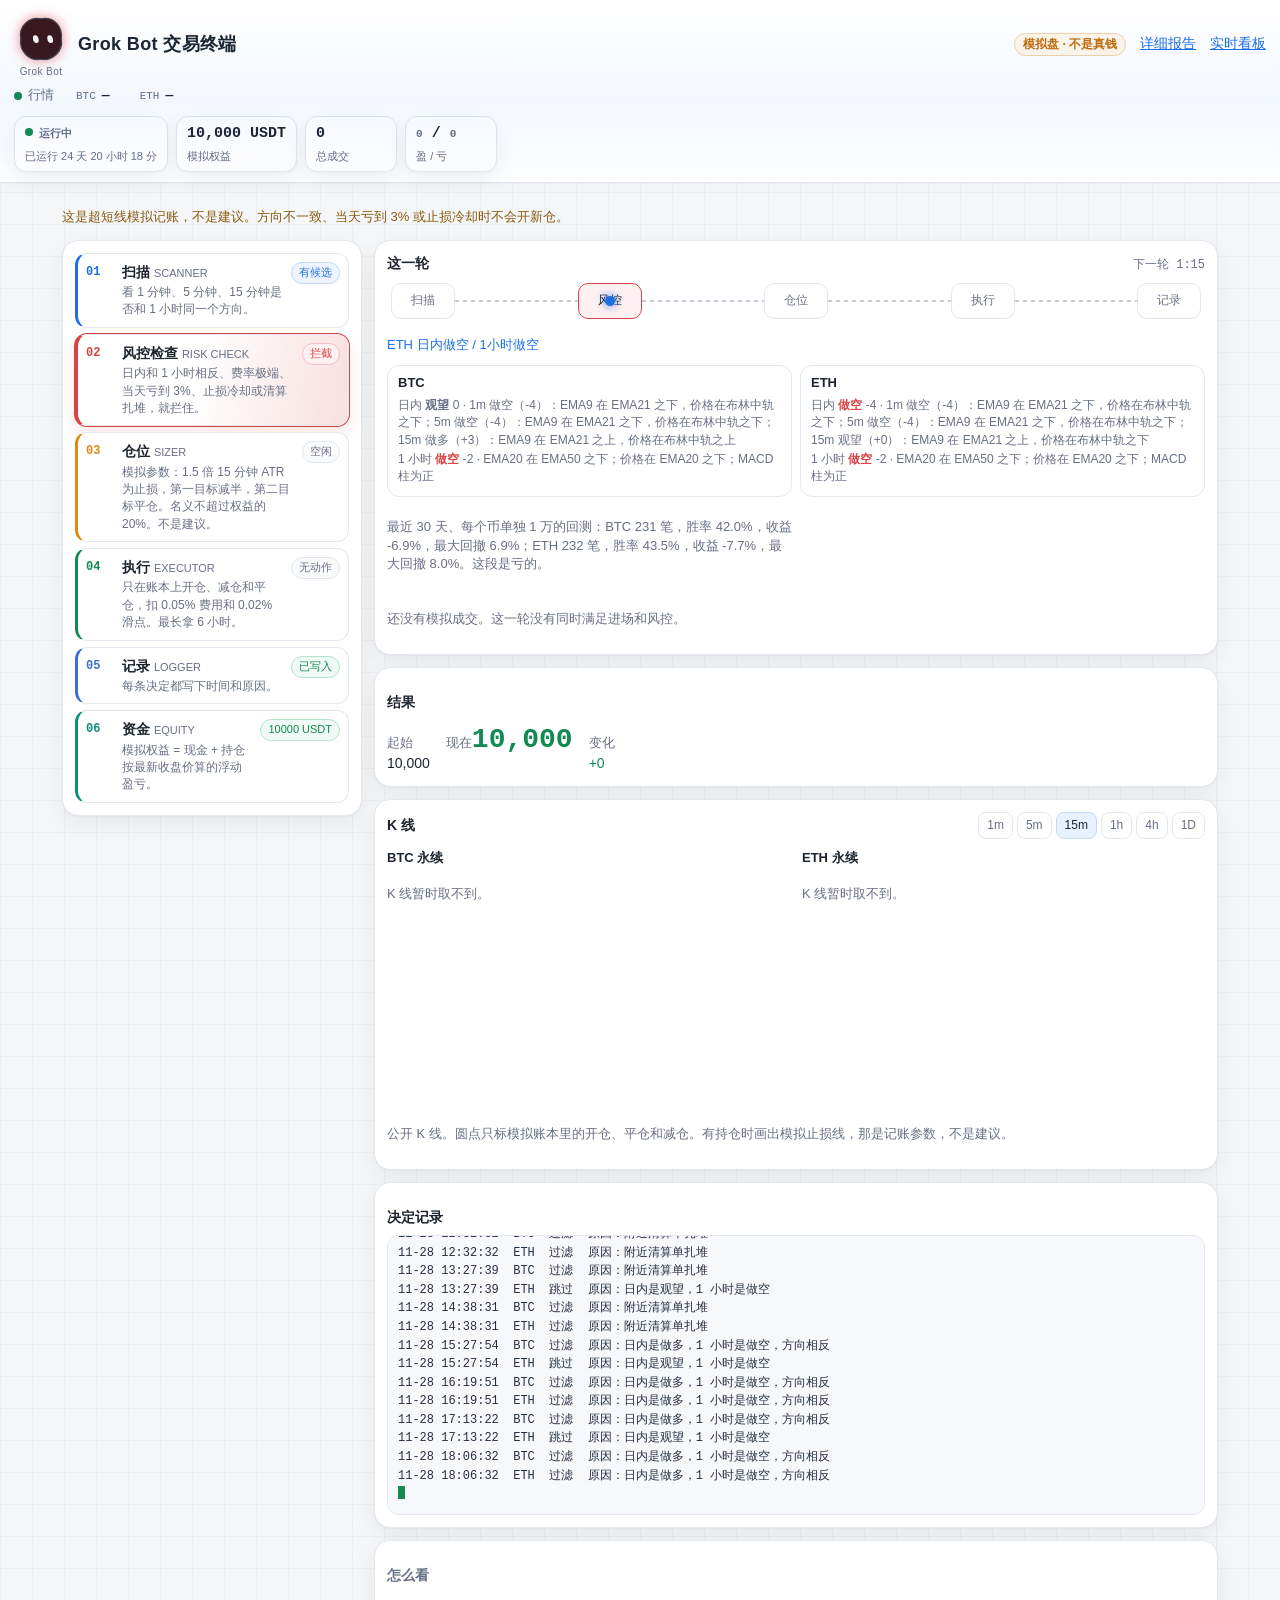
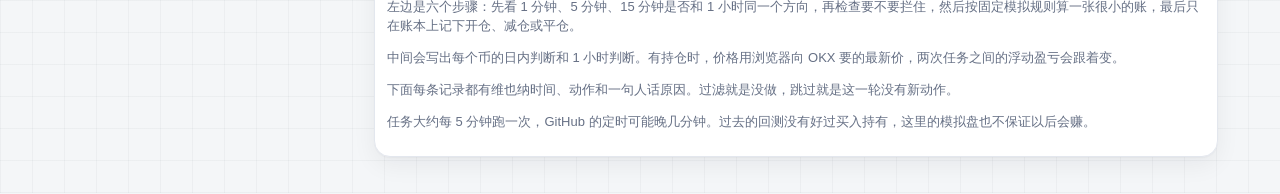
<file: index.html>
<!DOCTYPE html>
<html lang="zh-CN">
<head>
  <meta charset="utf-8">
  <meta name="viewport" content="width=device-width, initial-scale=1">
  <title>Grok Bot 交易终端</title>
  <link rel="icon" href="favicon.svg">
  <link rel="stylesheet" href="css/terminal.css">
  <script src="js/lightweight-charts.standalone.production.js"></script>
</head>
<body>
  <div class="scanline" aria-hidden="true"></div>
  <header>
    <div class="top">
      <div class="brand">
        <figure class="mascot-wrap" id="mascot">
          <div class="mascot-float">
            <svg class="mascot" viewBox="0 0 64 64" role="img" aria-label="Grok Bot">
              <path class="blob" fill="#0c0e12" stroke="#3c4656" stroke-width="1.4" d="M32 6C46 4 60 16 58 32C60 48 46 60 32 58C16 60 4 48 6 32C4 16 16 4 32 6Z">
                <animate attributeName="d" dur="5.6s" repeatCount="indefinite" calcMode="spline"
                  keyTimes="0;0.33;0.66;1"
                  keySplines="0.4 0 0.2 1;0.4 0 0.2 1;0.4 0 0.2 1"
                  values="M32 6C46 4 60 16 58 32C60 48 46 60 32 58C16 60 4 48 6 32C4 16 16 4 32 6Z;
                          M32 8C48 5 58 18 56 32C59 47 44 59 32 56C18 59 6 46 8 32C5 17 18 5 32 8Z;
                          M33 5C44 7 61 15 59 33C61 50 47 61 32 59C15 62 3 46 5 31C3 14 18 3 33 5Z;
                          M32 6C46 4 60 16 58 32C60 48 46 60 32 58C16 60 4 48 6 32C4 16 16 4 32 6Z"></animate>
              </path>
              <g class="look">
                <ellipse class="eye" cx="23.5" cy="31.5" rx="3.3" ry="8.6"></ellipse>
                <ellipse class="eye" cx="40.5" cy="31.5" rx="3.3" ry="8.6"></ellipse>
              </g>
            </svg>
          </div>
          <figcaption>Grok Bot</figcaption>
        </figure>
        <h1>Grok Bot 交易终端</h1>
      </div>
      <div class="nav">
        <span class="badge">模拟盘 · 不是真钱</span>
        <a href="report.html">详细报告</a>
        <a href="https://donglee1021.github.io/crypto-dashboard/">实时看板</a>
      </div>
    </div>
    <div class="ticker" id="ticker" aria-label="行情">
      <span class="live-tag"><i class="dot"></i>行情</span>
      <span class="tick" id="tickBTC"><em>BTC</em><b>—</b></span>
      <span class="tick" id="tickETH"><em>ETH</em><b>—</b></span>
    </div>
    <div class="stats" id="stats">
      <div class="stat">
        <b><i class="dot"></i><span id="runLabel">运行中</span></b>
        <span id="uptime">已运行 —</span>
      </div>
      <div class="stat">
        <b id="equityNum">—</b>
        <span>模拟权益</span>
      </div>
      <div class="stat">
        <b id="tradeNum">0</b>
        <span>总成交</span>
      </div>
      <div class="stat">
        <b><span id="winNum">0</span> / <span id="lossNum">0</span></b>
        <span>盈 / 亏</span>
      </div>
    </div>
  </header>
  <main>
    <p class="warn" id="honesty"></p>
    <div class="layout">
      <section class="card" id="agents"></section>
      <section>
        <div class="card">
          <div class="round-head">
            <h3>这一轮</h3>
            <span class="countdown" id="nextRound">下一轮 —</span>
          </div>
          <div class="flow" id="flow">
            <div class="rail" id="rail">
              <div class="node" data-step="scan"><span>扫描</span></div>
              <div class="dash"></div>
              <div class="node" data-step="risk"><span>风控</span></div>
              <div class="dash"></div>
              <div class="node" data-step="size"><span>仓位</span></div>
              <div class="dash"></div>
              <div class="node" data-step="exec"><span>执行</span></div>
              <div class="dash"></div>
              <div class="node" data-step="log"><span>记录</span></div>
              <i class="token" id="token"></i>
            </div>
            <div class="candidate" id="candidate"></div>
          </div>
          <div class="calls" id="calls"></div>
          <div class="trade" id="trade"></div>
        </div>
        <div class="card" style="margin-top:12px">
          <h3>结果</h3>
          <div class="result" id="result">
            <div><span class="help">起始</span><div id="startNum">10,000</div></div>
            <div><span class="help">现在</span><strong id="nowNum">—</strong></div>
            <div><span class="help">变化</span><div id="diffNum">—</div></div>
          </div>
        </div>
        <div class="card" style="margin-top:12px">
          <div class="kline-head">
            <h3>K 线</h3>
            <div class="seg" id="tfSeg" role="group" aria-label="周期">
              <button type="button" data-tf="1m">1m</button>
              <button type="button" data-tf="5m">5m</button>
              <button type="button" data-tf="15m" class="on">15m</button>
              <button type="button" data-tf="1h">1h</button>
              <button type="button" data-tf="4h">4h</button>
              <button type="button" data-tf="1D">1D</button>
            </div>
          </div>
          <div class="kline-grid">
            <div class="kline-pane">
              <div class="kline-title">BTC 永续</div>
              <div id="chartBTC" class="kchart"></div>
            </div>
            <div class="kline-pane">
              <div class="kline-title">ETH 永续</div>
              <div id="chartETH" class="kchart"></div>
            </div>
          </div>
          <p class="help">公开 K 线。圆点只标模拟账本里的开仓、平仓和减仓。有持仓时画出模拟止损线，那是记账参数，不是建议。</p>
        </div>
        <div class="card" style="margin-top:12px">
          <h3>决定记录</h3>
          <div class="log" id="log"></div>
        </div>
        <div class="card help" style="margin-top:12px" id="help">
          <h3>怎么看</h3>
          <p>左边是六个步骤：先看 1 分钟、5 分钟、15 分钟是否和 1 小时同一个方向，再检查要不要拦住，然后按固定模拟规则算一张很小的账，最后只在账本上记下开仓、减仓或平仓。</p>
          <p>中间会写出每个币的日内判断和 1 小时判断。有持仓时，价格用浏览器向 OKX 要的最新价，两次任务之间的浮动盈亏会跟着变。</p>
          <p>下面每条记录都有维也纳时间、动作和一句人话原因。过滤就是没做，跳过就是这一轮没有新动作。</p>
          <p>任务大约每 5 分钟跑一次，GitHub 的定时可能晚几分钟。过去的回测没有好过买入持有，这里的模拟盘也不保证以后会赚。</p>
        </div>
      </section>
    </div>
  </main>
  <script src="js/terminal.js"></script>
</body>
</html>
</file>
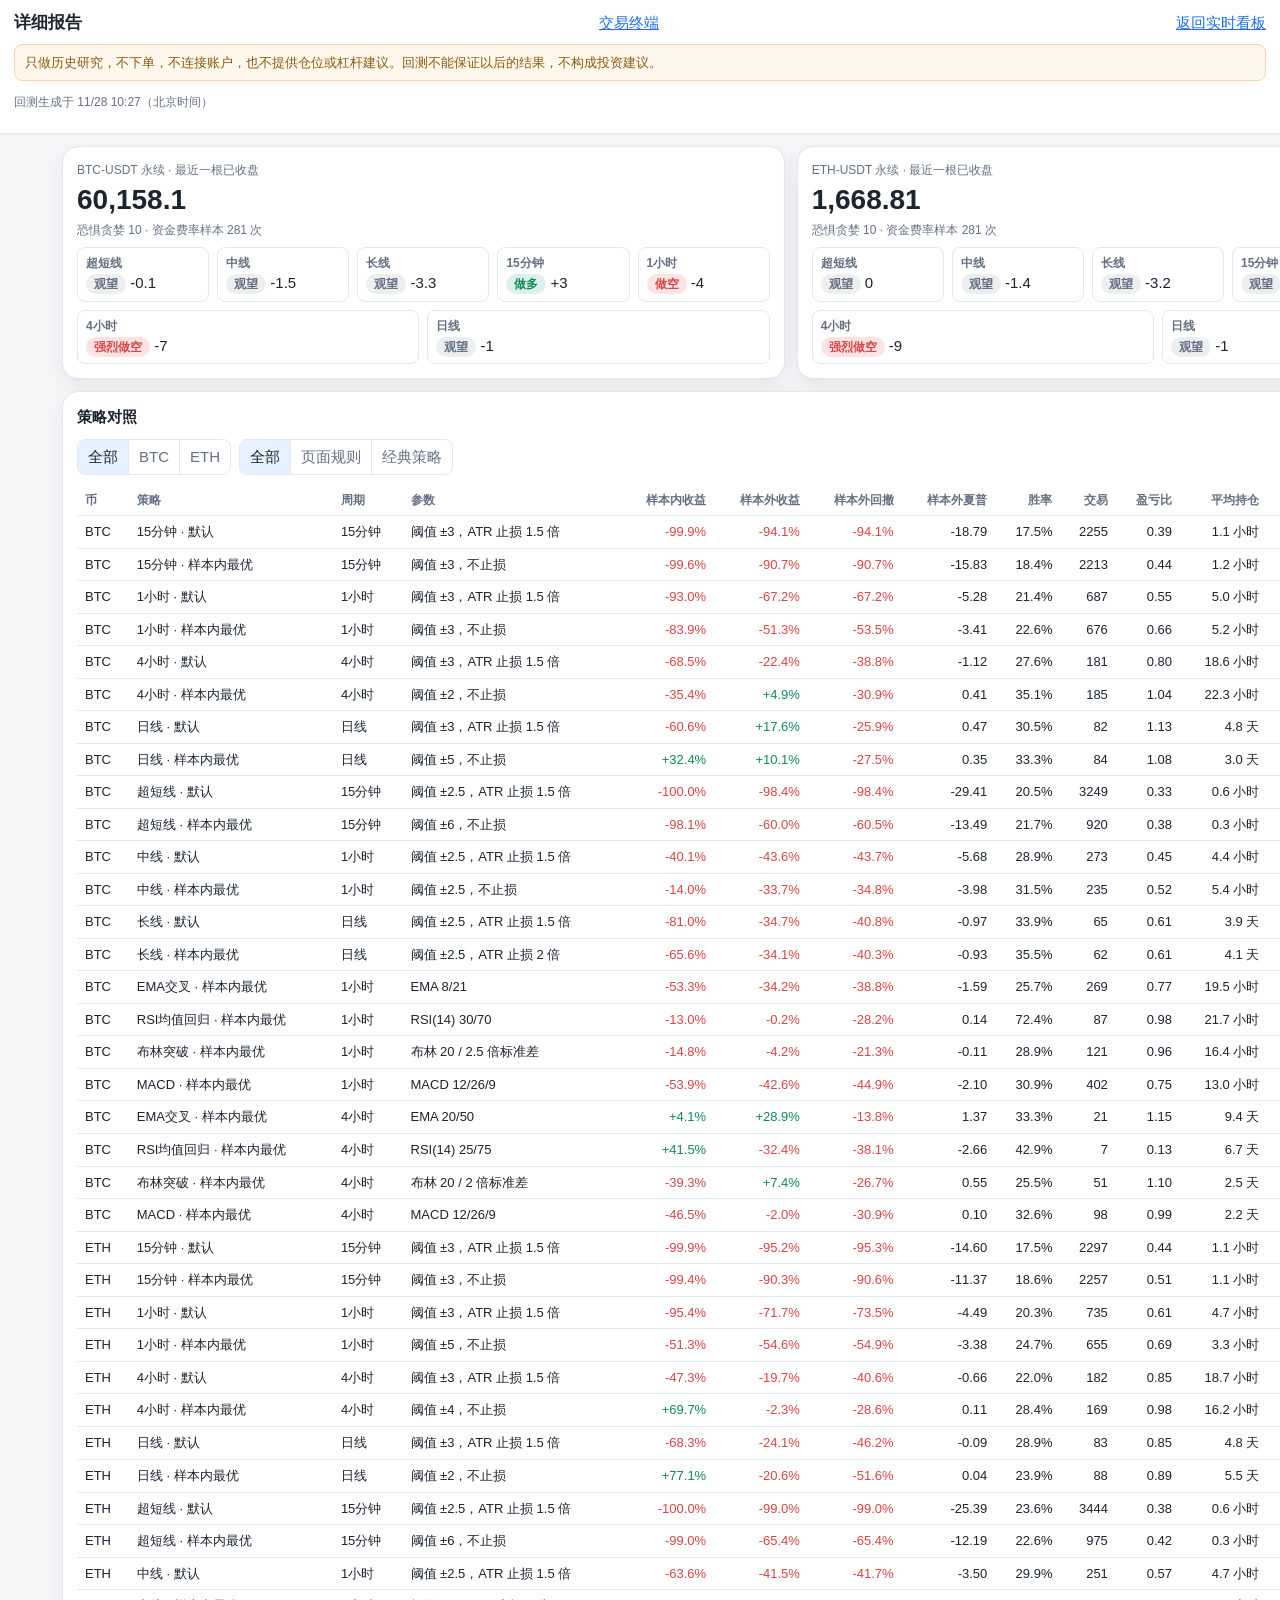
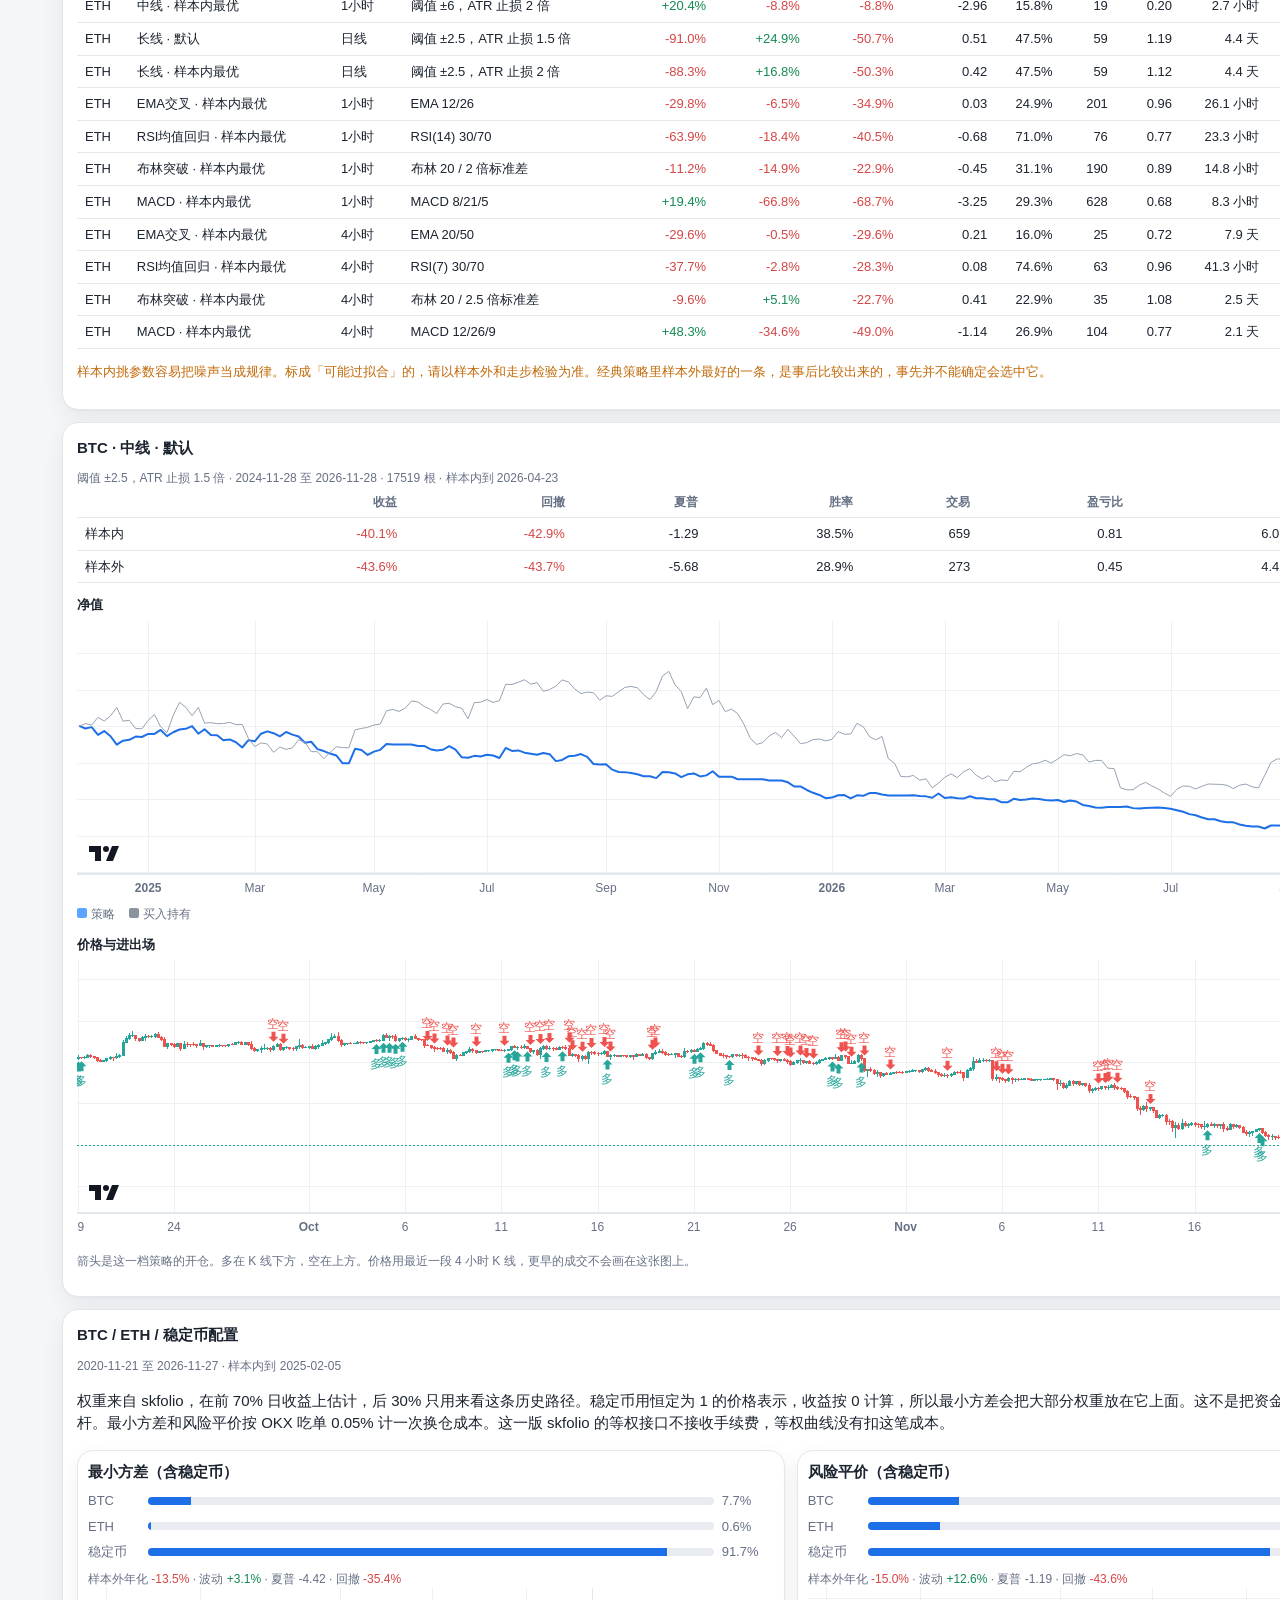
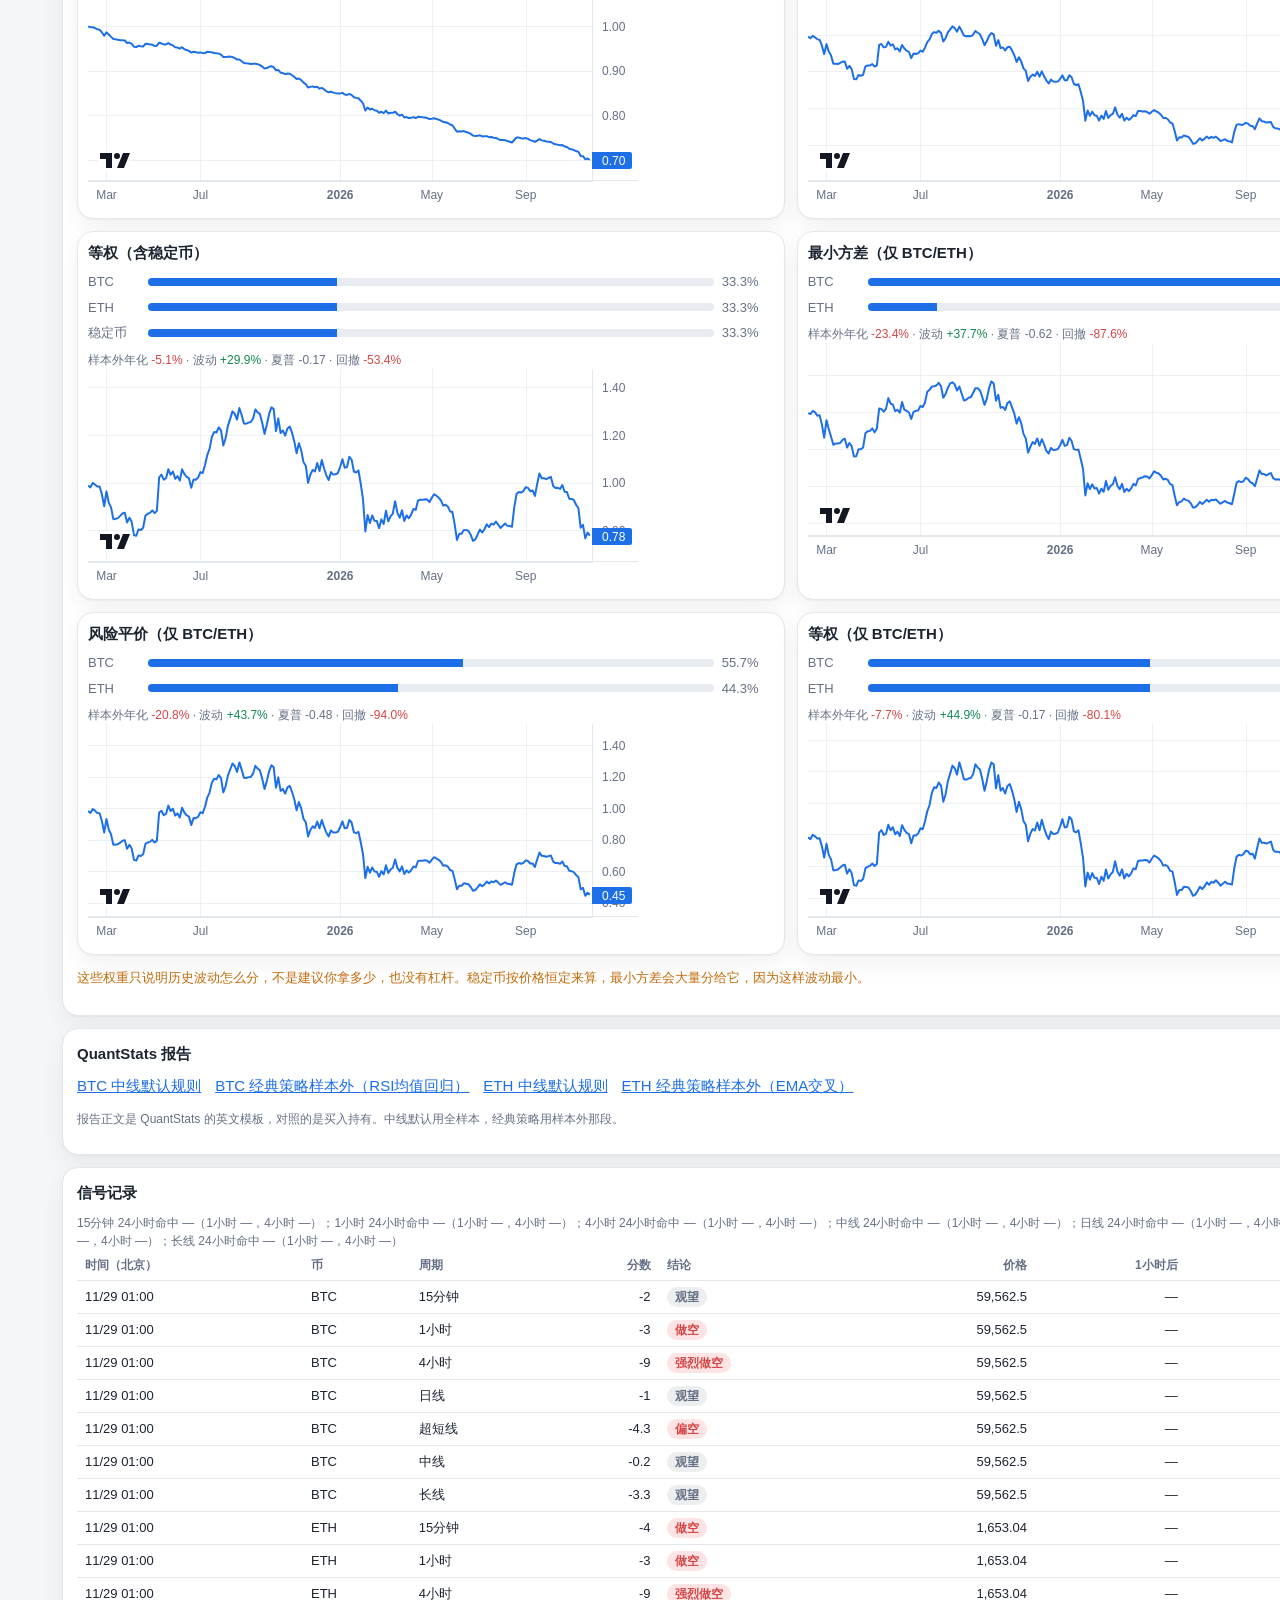
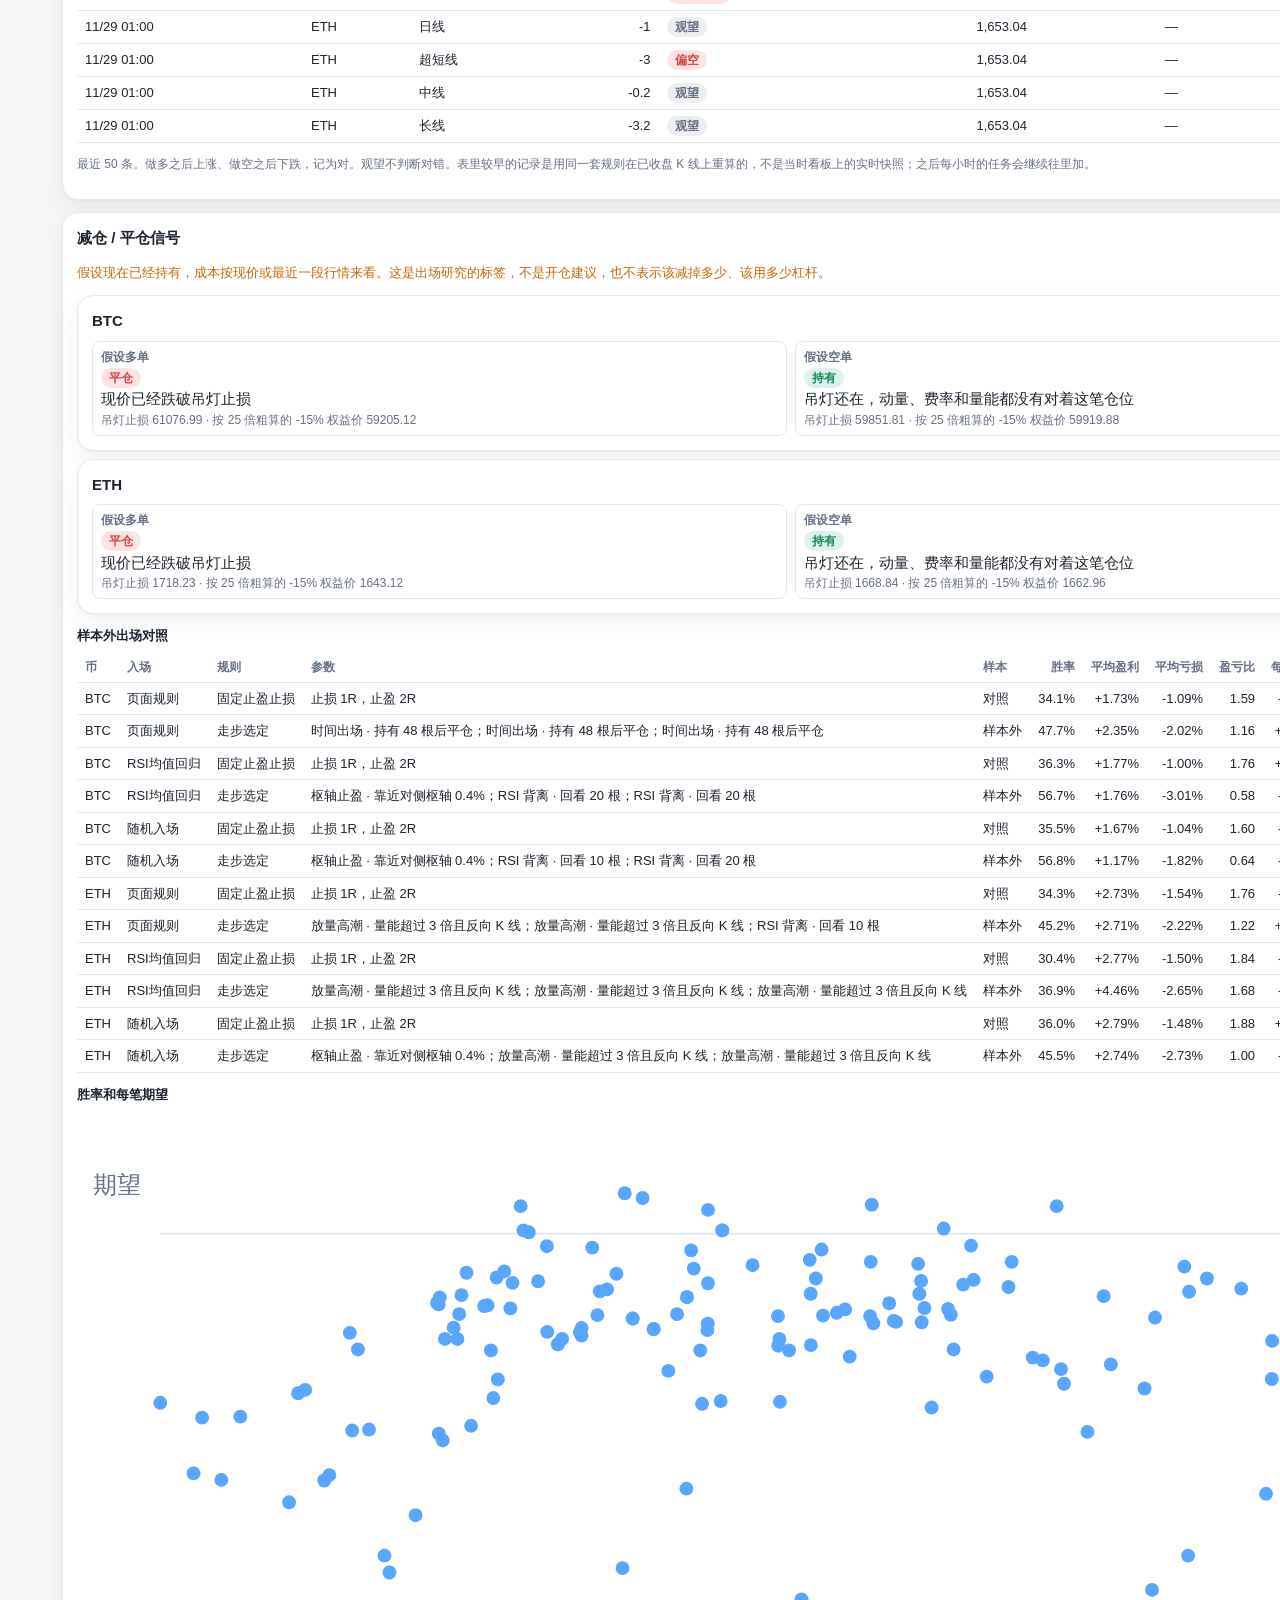
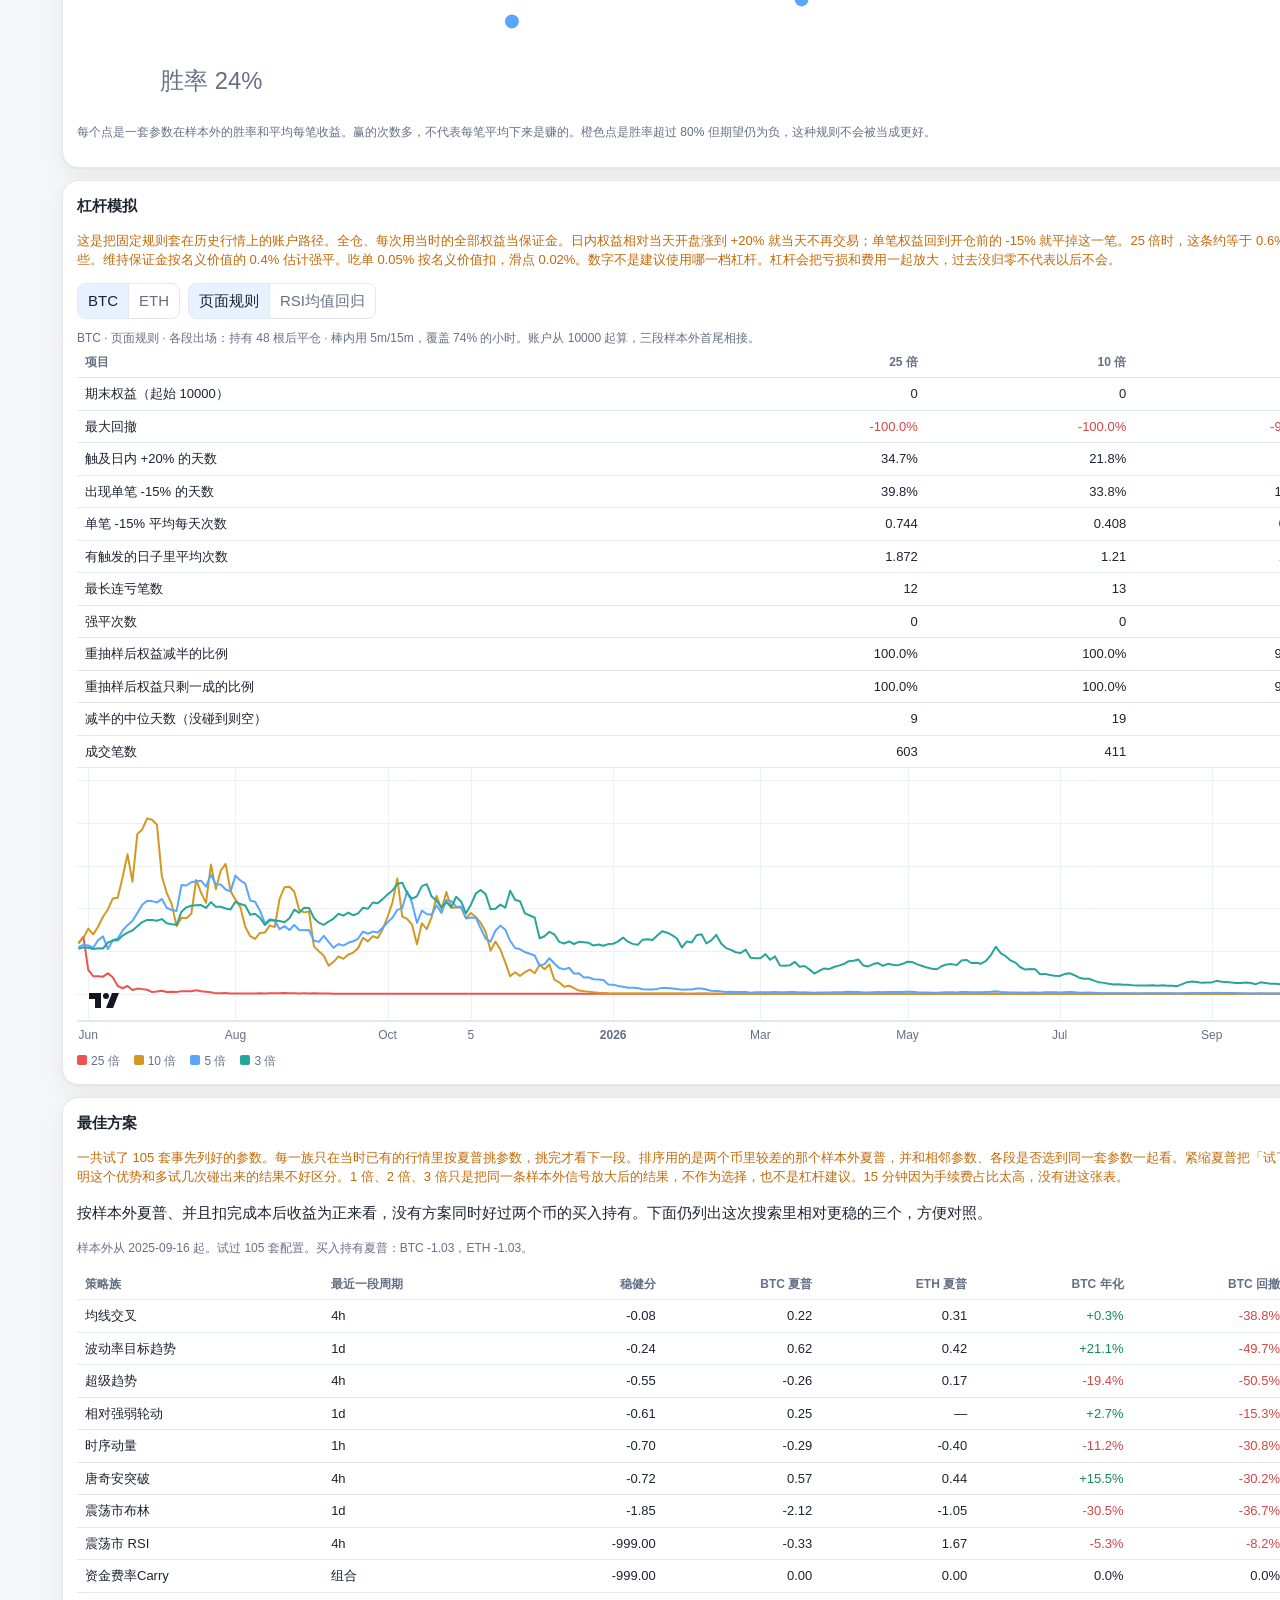
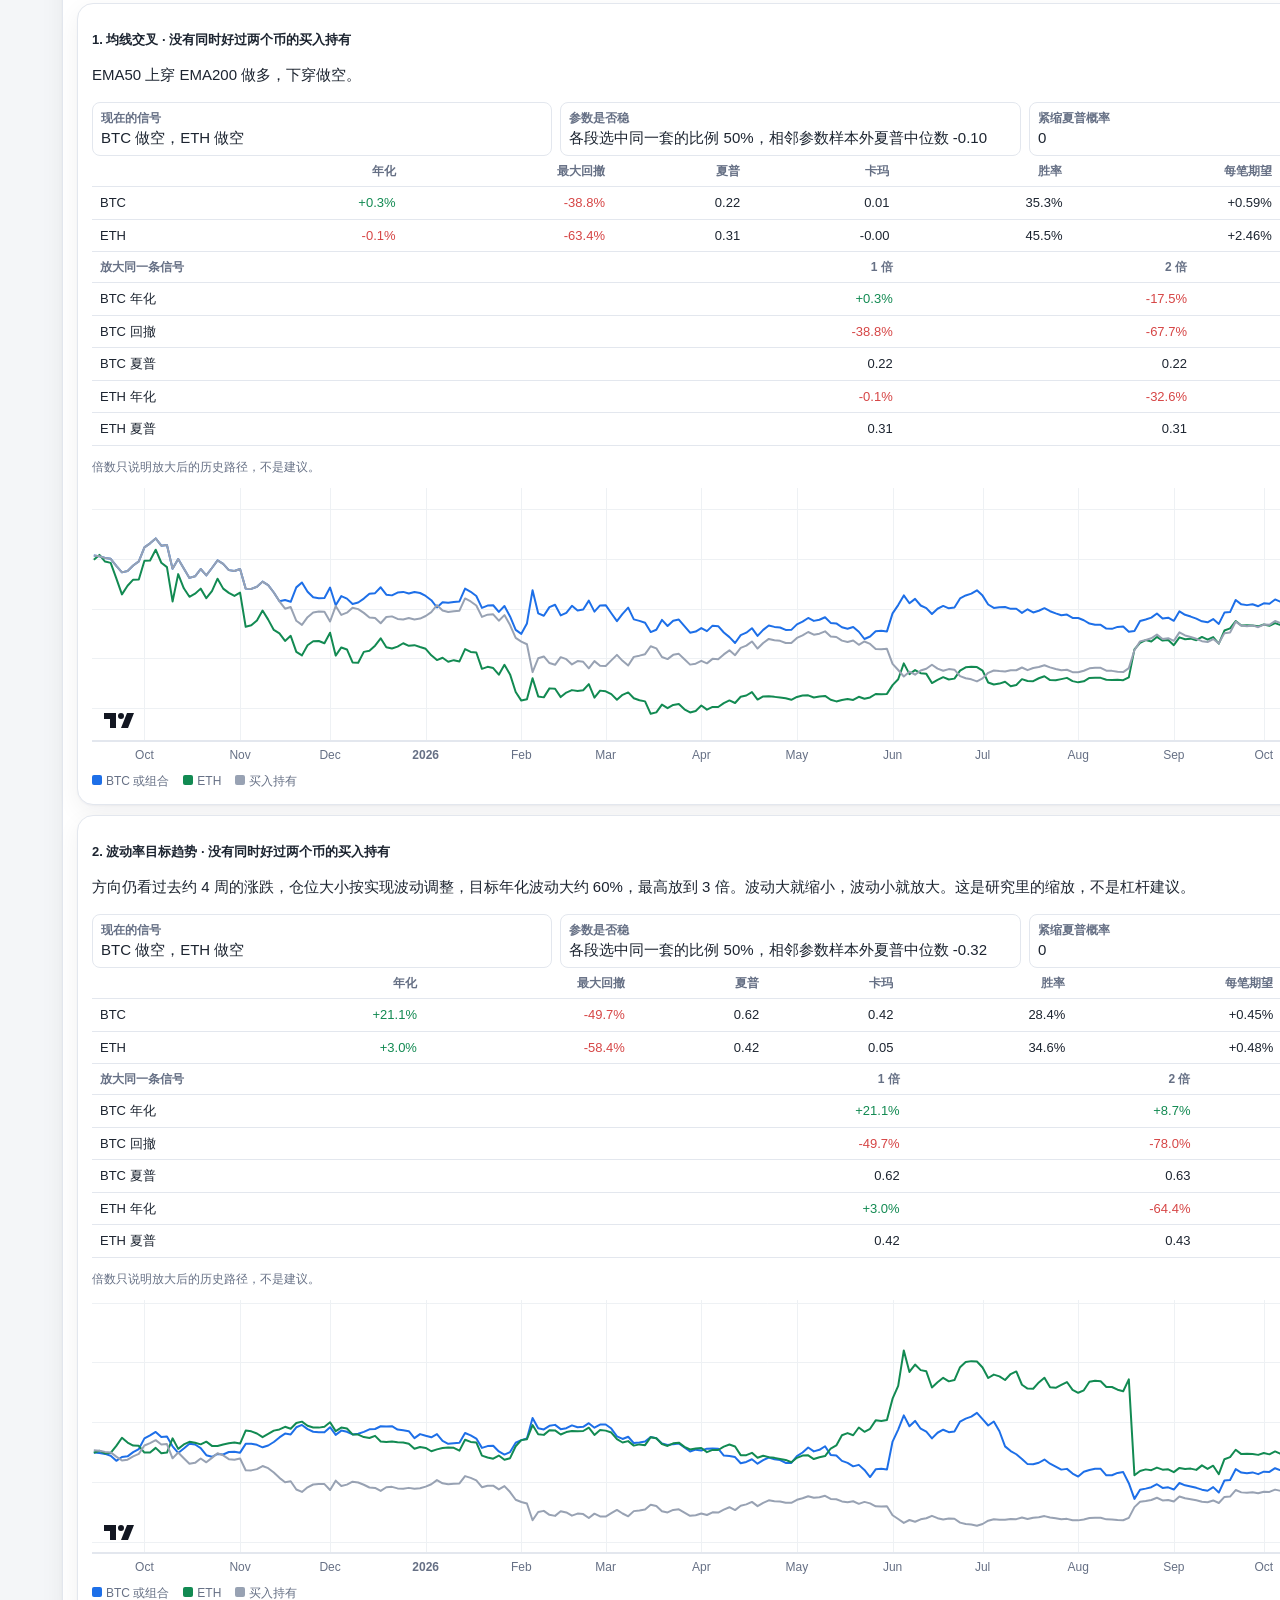
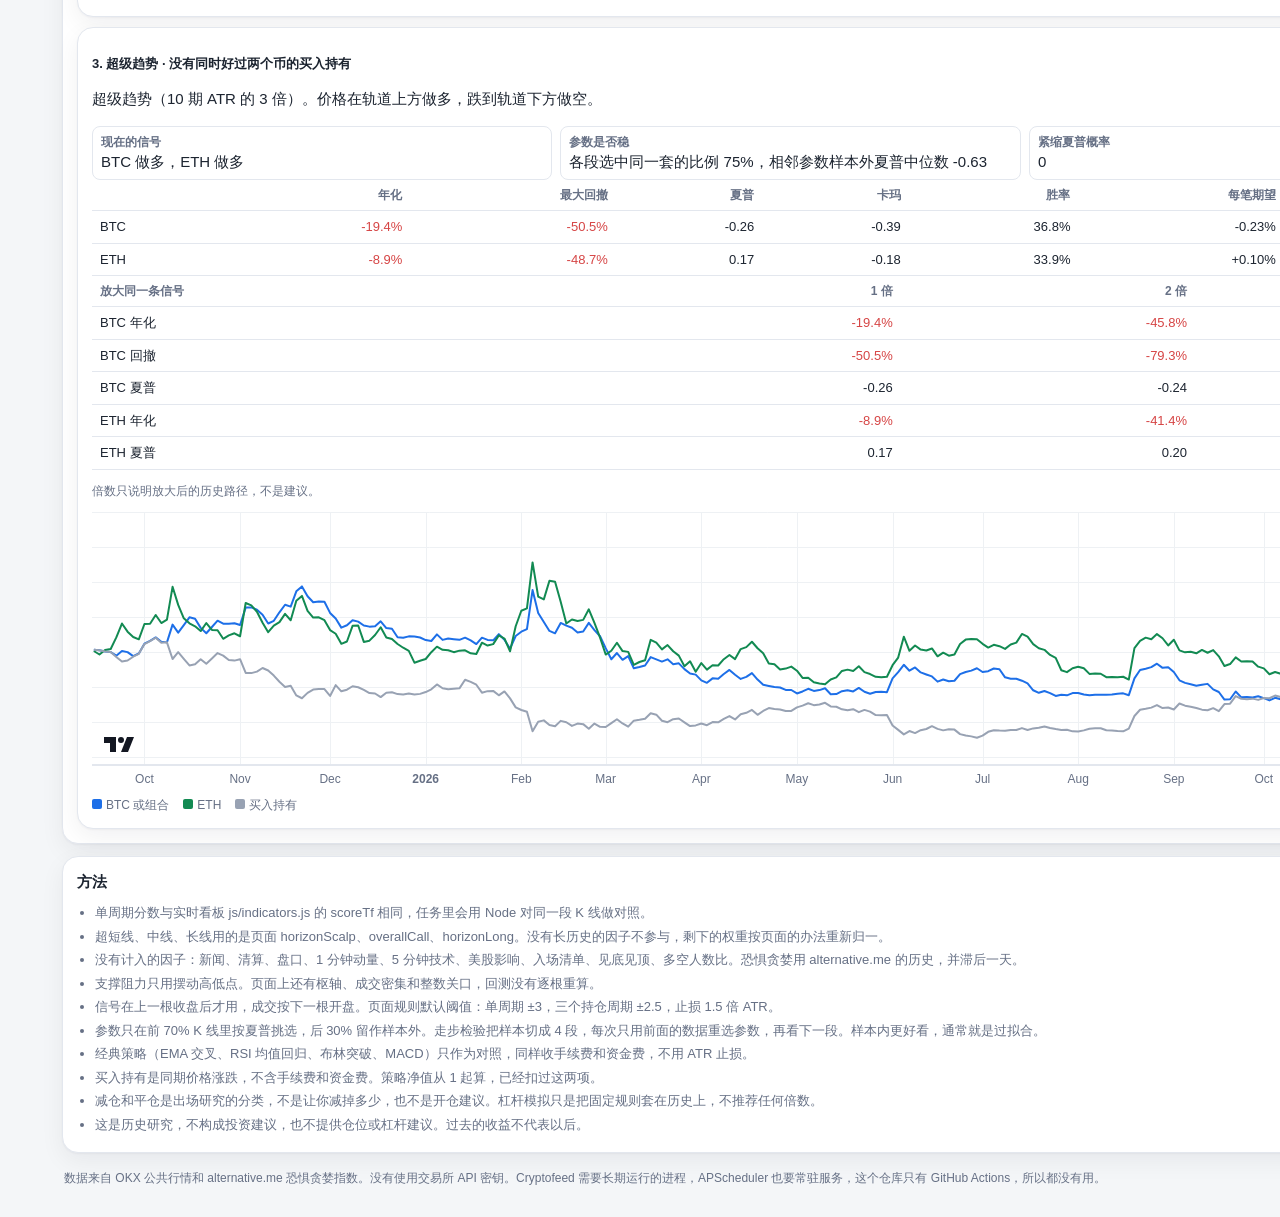
<file: report.html>
<!DOCTYPE html>
<html lang="zh-CN">
<head>
  <meta charset="utf-8">
  <meta name="viewport" content="width=device-width, initial-scale=1">
  <title>详细报告</title>
  <link rel="icon" href="favicon.svg">
  <link rel="stylesheet" href="css/style.css">
  <script src="js/lightweight-charts.standalone.production.js"></script>
</head>
<body>
  <header>
    <div class="top">
      <h1>详细报告</h1>
      <a href="index.html">交易终端</a>
      <a href="https://donglee1021.github.io/crypto-dashboard/">返回实时看板</a>
    </div>
    <p class="banner">只做历史研究，不下单，不连接账户，也不提供仓位或杠杆建议。回测不能保证以后的结果，不构成投资建议。</p>
    <p class="muted" id="generated"></p>
  </header>
  <main>
    <section class="grid2" id="overview"></section>

    <section class="card">
      <h2>策略对照</h2>
      <div class="controls">
        <div class="seg" id="coinSeg" role="group" aria-label="币种">
          <button type="button" class="on" data-v="ALL">全部</button>
          <button type="button" data-v="BTC">BTC</button>
          <button type="button" data-v="ETH">ETH</button>
        </div>
        <div class="seg" id="groupSeg" role="group" aria-label="策略组">
          <button type="button" class="on" data-v="ALL">全部</button>
          <button type="button" data-v="页面规则">页面规则</button>
          <button type="button" data-v="经典策略">经典策略</button>
        </div>
      </div>
      <div class="scroll"><table id="board"></table></div>
      <p class="warn">样本内挑参数容易把噪声当成规律。标成「可能过拟合」的，请以样本外和走步检验为准。经典策略里样本外最好的一条，是事后比较出来的，事先并不能确定会选中它。</p>
    </section>

    <section class="card" id="detailCard">
      <h2 id="detailTitle">曲线</h2>
      <div id="detailMeta" class="muted"></div>
      <div class="scroll" id="detailTable"></div>
      <h3>净值</h3>
      <div id="equityChart" class="chart"></div>
      <div class="legend"><span><i style="background:#58a6ff"></i>策略</span><span><i style="background:#8b949e"></i>买入持有</span></div>
      <h3>价格与进出场</h3>
      <div id="priceChart" class="chart"></div>
      <p class="muted">箭头是这一档策略的开仓。多在 K 线下方，空在上方。价格用最近一段 4 小时 K 线，更早的成交不会画在这张图上。</p>
    </section>

    <section class="card">
      <h2>BTC / ETH / 稳定币配置</h2>
      <div id="alloc"></div>
      <p class="warn">这些权重只说明历史波动怎么分，不是建议你拿多少，也没有杠杆。稳定币按价格恒定来算，最小方差会大量分给它，因为这样波动最小。</p>
    </section>

    <section class="card">
      <h2>QuantStats 报告</h2>
      <div class="links" id="reports"></div>
      <p class="muted">报告正文是 QuantStats 的英文模板，对照的是买入持有。中线默认用全样本，经典策略用样本外那段。</p>
    </section>

    <section class="card">
      <h2>信号记录</h2>
      <div id="hitRate" class="muted"></div>
      <div class="scroll"><table id="signals"></table></div>
      <p class="muted">最近 50 条。做多之后上涨、做空之后下跌，记为对。观望不判断对错。表里较早的记录是用同一套规则在已收盘 K 线上重算的，不是当时看板上的实时快照；之后每小时的任务会继续往里加。</p>
    </section>

    <section class="card" id="exitCard">
      <h2>减仓 / 平仓信号</h2>
      <p class="warn">假设现在已经持有，成本按现价或最近一段行情来看。这是出场研究的标签，不是开仓建议，也不表示该减掉多少、该用多少杠杆。</p>
      <div id="exitLive"></div>
      <h3>样本外出场对照</h3>
      <div class="scroll"><table id="exitBoard"></table></div>
      <h3>胜率和每笔期望</h3>
      <div id="exitScatter"></div>
      <p class="muted">每个点是一套参数在样本外的胜率和平均每笔收益。赢的次数多，不代表每笔平均下来是赚的。橙色点是胜率超过 80% 但期望仍为负，这种规则不会被当成更好。</p>
    </section>

    <section class="card" id="levCard">
      <h2>杠杆模拟</h2>
      <p class="warn" id="levNote">全仓、用当时的全部权益当保证金。日内权益涨到 +20% 当天停手；单笔权益回到 -15% 就平掉这一笔。下表只是这套规则在历史上的结果，不是建议使用任何杠杆。</p>
      <div id="levBody"></div>
    </section>

    <section class="card" id="bestCard">
      <h2>最佳方案</h2>
      <p class="warn" id="bestNote">按样本外的夏普和卡玛来排，不按样本内赚多少。扣过手续费、滑点和资金费。这里不推荐杠杆，1 倍、2 倍、3 倍只是同一条信号放大后的对照。</p>
      <div id="bestBody"></div>
    </section>

    <section class="card">
      <h2>方法</h2>
      <ul class="notes" id="notes"></ul>
    </section>
    <footer>数据来自 OKX 公共行情和 alternative.me 恐惧贪婪指数。没有使用交易所 API 密钥。Cryptofeed 需要长期运行的进程，APScheduler 也要常驻服务，这个仓库只有 GitHub Actions，所以都没有用。</footer>
  </main>
  <script src="js/app.js"></script>
</body>
</html>
</file>
<file: css/terminal.css>
:root {
  color-scheme: light;
  --bg: #f4f6f8;
  --card: #ffffff;
  --line: #e3e7ee;
  --tx: #1c2430;
  --muted: #667085;
  --ok: #128a52;
  --warn: #c26a09;
  --bad: #d64545;
  --acc: #1d6fe8;
  --mono: ui-monospace, SFMono-Regular, Menlo, Consolas, monospace;
  --shadow: 0 1px 2px rgba(16, 24, 40, .04), 0 8px 24px rgba(16, 24, 40, .06);
}
* { box-sizing: border-box; }
html, body { margin: 0; color: var(--tx); overflow-x: clip; }
body {
  font: 14px/1.45 -apple-system, BlinkMacSystemFont, "PingFang SC", "Noto Sans SC", "Microsoft YaHei", sans-serif;
  padding-bottom: 24px;
  background-color: var(--bg);
  background-image:
    linear-gradient(rgba(28, 36, 48, .035) 1px, transparent 1px),
    linear-gradient(90deg, rgba(28, 36, 48, .035) 1px, transparent 1px);
  background-size: 32px 32px;
  background-position: 0 0;
  animation: griddrift 22s linear infinite;
}
.scanline {
  position: fixed; left: 0; right: 0; top: 0; height: 22%;
  pointer-events: none; z-index: 6;
  background: linear-gradient(to bottom, transparent, rgba(29, 111, 232, .05), transparent);
  animation: scan 7.5s linear infinite;
}
a { color: var(--acc); margin-left: 10px; }
.muted { color: var(--muted); font-weight: 500; font-size: 11px; }
header {
  position: sticky; top: 0; z-index: 5;
  background: rgba(255, 255, 255, .92);
  border-bottom: 1px solid var(--line);
  box-shadow: 0 1px 0 rgba(16, 24, 40, .03);
  padding: 12px 14px 10px;
  backdrop-filter: blur(8px);
}
.top { display: flex; flex-wrap: wrap; gap: 8px 14px; align-items: center; justify-content: space-between; }
.brand { display: flex; align-items: center; gap: 10px; }
h1 { font-size: 18px; margin: 0; letter-spacing: .02em; }
.mascot-wrap { margin: 0; display: flex; flex-direction: column; align-items: center; gap: 1px; flex: none; }
.mascot-wrap figcaption { font-size: 10px; line-height: 1; letter-spacing: .04em; color: var(--muted); }
.mascot-float { animation: floaty 3.6s ease-in-out infinite; }
.mascot { width: 54px; height: 54px; display: block; overflow: visible; }
.blob { fill: #0c0e12; }
.eye { fill: #f7f8fa; transform-box: fill-box; transform-origin: center; animation: blink 5.2s infinite; }
.look { transition: transform .2s ease; }
.mood-block .blob { fill: #3a171c; filter: drop-shadow(0 0 7px rgba(240, 113, 120, .8)); }
.mood-block .eye { transform: scaleY(.55) rotate(-6deg); animation: squint 2.6s ease-in-out infinite; }
.mood-exec .blob { filter: drop-shadow(0 0 8px rgba(61, 214, 140, .85)); }
.mood-exec .mascot-float { animation: happy 0.7s ease; }
.badge {
  display: inline-block; border: 1px solid #f0d3a8; color: var(--warn); background: #fff7eb;
  border-radius: 999px; padding: 2px 8px; font-size: 12px; font-weight: 700;
}
.ticker { display: flex; gap: 14px; align-items: center; margin-top: 8px; overflow-x: auto; font-family: var(--mono); font-size: 13px; }
.live-tag { color: var(--muted); display: inline-flex; align-items: center; }
.tick { display: inline-flex; gap: 6px; align-items: baseline; padding: 2px 8px; border-radius: 8px; }
.tick em { color: var(--muted); font-style: normal; font-size: 11px; }
.tick b { font-weight: 650; font-family: var(--mono); }
.stats { display: flex; flex-wrap: wrap; gap: 8px; margin-top: 8px; }
.stat { background: var(--card); border: 1px solid var(--line); border-radius: 12px; padding: 6px 10px; min-width: 92px; box-shadow: var(--shadow); }
.stat b { display: block; font-size: 15px; font-variant-numeric: tabular-nums; font-family: var(--mono); color: var(--tx); }
.stat span { color: var(--muted); font-size: 11px; }
.dot {
  width: 8px; height: 8px; border-radius: 50%; background: var(--ok);
  display: inline-block; margin-right: 6px; vertical-align: 1px;
  animation: pulse 1.6s ease-out infinite;
}
main { max-width: 1180px; margin: 0 auto; padding: 12px; }
.layout { display: grid; gap: 12px; }
.layout > * { min-width: 0; }
@media (min-width: 960px) { .layout { grid-template-columns: 300px 1fr; align-items: start; } }
.card { background: var(--card); border: 1px solid var(--line); border-radius: 16px; padding: 12px; box-shadow: var(--shadow); }
.agent {
  --accent: var(--acc);
  display: grid; grid-template-columns: 28px 1fr auto; gap: 8px; align-items: start;
  padding: 8px; margin-bottom: 6px; border: 1px solid var(--line); border-left: 3px solid var(--accent);
  border-radius: 12px; background: #fff;
}
.agent[data-agent="scanner"] { --accent: #1d6fe8; }
.agent[data-agent="risk"] { --accent: #d64545; }
.agent[data-agent="sizer"] { --accent: #e08a12; }
.agent[data-agent="executor"] { --accent: #128a52; }
.agent[data-agent="logger"] { --accent: #3b6fd8; }
.agent[data-agent="equity"] { --accent: #0f8f7a; }
.agent:last-child { margin-bottom: 0; }
.agent.active {
  box-shadow: 0 0 0 1px var(--accent), 0 8px 18px rgba(29, 111, 232, .12);
  animation: glow 1.5s ease-in-out infinite, shimmer 1.3s linear infinite;
  background-image: linear-gradient(100deg, #fff 20%, rgba(29, 111, 232, .14) 45%, #fff 70%);
  background-size: 220% 100%;
}
.agent.active.bad {
  box-shadow: 0 0 0 1px var(--bad), 0 8px 18px rgba(214, 69, 69, .14);
  background-image: linear-gradient(100deg, #fff 20%, rgba(214, 69, 69, .16) 45%, #fff 70%);
}
.agent.active.good {
  box-shadow: 0 0 0 1px var(--ok), 0 8px 18px rgba(18, 138, 82, .14);
  background-image: linear-gradient(100deg, #fff 20%, rgba(18, 138, 82, .14) 45%, #fff 70%);
}
.idx { color: var(--accent); font-family: var(--mono); font-size: 12px; padding-top: 2px; font-weight: 700; }
.agent > div { min-width: 0; }
.agent h2 { margin: 0; font-size: 14px; }
.agent p { margin: 2px 0 0; color: var(--muted); font-size: 12px; }
.pill { font-size: 11px; border-radius: 999px; padding: 2px 7px; border: 1px solid var(--line); color: var(--muted); background: #f8fafc; white-space: nowrap; }
.pill.ok { color: var(--ok); border-color: #b7e4c9; background: #eefaf3; }
.pill.run { color: var(--acc); border-color: #c5d9f8; background: #eef4ff; }
.pill.block { color: var(--bad); border-color: #f3c0c0; background: #fff1f1; }
.pill.idle { color: var(--muted); }
.flow { position: relative; }
.rail {
  position: relative; display: flex; align-items: center; gap: 0;
  overflow-x: auto; padding: 8px 4px 12px; min-height: 58px;
}
.node {
  position: relative; z-index: 1; flex: 0 0 auto; min-width: 64px; text-align: center;
  border: 1px solid var(--line); border-radius: 10px; padding: 8px 6px;
  font-size: 12px; color: var(--muted); background: #fff;
}
.node.on { color: var(--tx); border-color: var(--acc); background: #eef4ff; }
.node.hot-ok { border-color: var(--ok); color: var(--tx); background: #eefaf3; animation: ringok 1.15s ease-out infinite; }
.node.hot-bad { border-color: var(--bad); color: var(--tx); background: #fff1f1; animation: ringbad 1.15s ease-out infinite; }
.dash {
  flex: 1 0 18px; height: 2px; min-width: 18px;
  background-image: linear-gradient(90deg, #c5ccd6 50%, transparent 0);
  background-size: 8px 2px; background-repeat: repeat-x;
  animation: march 0.7s linear infinite;
}
.token {
  position: absolute; z-index: 2; top: 22px; left: 28px; width: 10px; height: 10px;
  margin-left: -5px; border-radius: 50%; background: var(--acc);
  box-shadow: 0 0 10px var(--acc);
  transition: left .21s cubic-bezier(.2, .7, .2, 1);
}
.round-head { display: flex; flex-wrap: wrap; gap: 6px 12px; align-items: baseline; justify-content: space-between; }
.round-head h3 { margin: 0; }
.countdown { font-family: var(--mono); font-size: 12px; color: var(--muted); }
.candidate { margin-top: 4px; color: var(--acc); font-size: 13px; min-height: 1.2em; }
.calls { display: grid; gap: 8px; margin-top: 10px; }
@media (min-width: 720px) { .calls { grid-template-columns: 1fr 1fr; } }
.call { border: 1px solid var(--line); border-radius: 12px; padding: 8px 10px; background: #fff; min-width: 0; }
.call b { display: block; font-size: 13px; margin-bottom: 4px; }
.call p { margin: 2px 0; font-size: 12px; color: var(--muted); }
.tag-long { color: var(--ok); font-weight: 700; }
.tag-short { color: var(--bad); font-weight: 700; }
.tag-flat { color: var(--muted); font-weight: 700; }
.trade { display: grid; gap: 6px; margin-top: 10px; }
.trade.in { animation: slidein .45s ease; }
.kv { display: grid; grid-template-columns: 88px 1fr; gap: 4px 8px; font-size: 13px; }
.kv span { color: var(--muted); }
.up { color: var(--ok); }
.down { color: var(--bad); }
.result { display: flex; flex-wrap: wrap; gap: 16px; align-items: baseline; }
.result strong { font-size: 28px; font-variant-numeric: tabular-nums; }
.kline-head { display: flex; flex-wrap: wrap; gap: 8px; align-items: center; justify-content: space-between; }
.kline-head h3 { margin: 0; }
.seg { display: flex; flex-wrap: wrap; gap: 4px; }
.seg button {
  font: inherit; font-size: 12px; border: 1px solid var(--line); background: #fff; color: var(--muted);
  border-radius: 8px; padding: 4px 8px; cursor: pointer;
}
.seg button.on { background: #e8f1ff; color: var(--tx); border-color: #c5d9f8; }
.kline-grid { display: grid; gap: 12px; margin-top: 10px; }
@media (min-width: 960px) { .kline-grid { grid-template-columns: 1fr 1fr; } }
.kline-pane { min-width: 0; }
.kline-title { font-size: 13px; font-weight: 650; margin-bottom: 4px; }
.kchart { width: 100%; height: 240px; min-width: 0; overflow: hidden; }
.eq-line { fill: none; stroke: #1d6fe8; stroke-width: 2.4; stroke-linejoin: round; stroke-linecap: round; }
.eq-area { fill: rgba(29, 111, 232, .12); stroke: none; }
.log {
  font-family: var(--mono); font-size: 12px; line-height: 1.55; color: #243044;
  background: #f7f8fb; border: 1px solid var(--line); border-radius: 12px; padding: 10px; max-height: 280px; overflow: auto;
}
.log .line { white-space: pre-wrap; }
.log .line.in { animation: linein .35s ease; }
.cursor { display: inline-block; width: 7px; height: 13px; background: var(--ok); vertical-align: -2px; animation: caret 1s steps(1) infinite; }
.help { color: var(--muted); font-size: 13px; }
.warn { color: #8a5a10; font-size: 13px; }
.result strong, .kv { font-family: var(--mono); }
h3 { margin: 12px 0 8px; font-size: 14px; }
.flash-up { animation: flashup .55s ease; }
.flash-down { animation: flashdown .55s ease; }

@keyframes blink {
  0%, 42%, 46%, 88%, 92%, 100% { transform: scaleY(1); }
  44%, 90% { transform: scaleY(.12); }
}
@keyframes squint {
  0%, 100% { transform: scaleY(.58) rotate(-7deg); }
  50% { transform: scaleY(.4) rotate(-4deg); }
}
@keyframes floaty {
  0%, 100% { transform: translateY(0); }
  50% { transform: translateY(-3px); }
}
@keyframes happy {
  0% { transform: translateY(0) scale(1); }
  35% { transform: translateY(-8px) scale(1.07); }
  68% { transform: translateY(1px) scale(.98); }
  100% { transform: translateY(0) scale(1); }
}
@keyframes pulse {
  0% { box-shadow: 0 0 0 0 rgba(61, 214, 140, .65); }
  100% { box-shadow: 0 0 0 8px rgba(61, 214, 140, 0); }
}
@keyframes griddrift { to { background-position: 32px 32px; } }
@keyframes scan { from { transform: translateY(-30vh); } to { transform: translateY(130vh); } }
@keyframes glow { 50% { filter: brightness(1.15); } }
@keyframes shimmer { from { background-position: 120% 0; } to { background-position: -40% 0; } }
@keyframes ringok {
  0% { box-shadow: 0 0 0 0 rgba(61, 214, 140, .65); }
  100% { box-shadow: 0 0 0 8px rgba(61, 214, 140, 0); }
}
@keyframes ringbad {
  0% { box-shadow: 0 0 0 0 rgba(240, 113, 120, .7); }
  100% { box-shadow: 0 0 0 8px rgba(240, 113, 120, 0); }
}
@keyframes march { to { background-position: 8px 0; } }
@keyframes slidein { from { opacity: 0; transform: translateY(12px); } to { opacity: 1; transform: none; } }
@keyframes linein { from { opacity: 0; transform: translateY(8px); } to { opacity: 1; transform: none; } }
@keyframes caret { 50% { opacity: 0; } }
@keyframes flashup { 0% { background: rgba(61, 214, 140, .35); } 100% { background: transparent; } }
@keyframes flashdown { 0% { background: rgba(240, 113, 120, .35); } 100% { background: transparent; } }

@media (max-width: 480px) {
  header { position: static; backdrop-filter: none; }
  main { padding: 10px; }
  h1 { font-size: 16px; }
  .nav { display: flex; flex-wrap: wrap; align-items: center; gap: 6px 8px; }
  .nav a { margin-left: 0; }
  .ticker { flex-wrap: wrap; overflow: visible; }
  .stat { min-width: 0; flex: 1 1 42%; }
  .card { padding: 10px; }
  .agent { grid-template-columns: 22px minmax(0, 1fr); }
  .agent > .pill {
    grid-column: 2;
    justify-self: start;
    margin-top: 4px;
    white-space: normal;
    max-width: 100%;
  }
  .rail { overflow: hidden; padding-left: 0; padding-right: 0; }
  .node { min-width: 0; flex: 1 1 0; padding: 7px 1px; font-size: 11px; }
  .dash { flex: 0 0 8px; min-width: 8px; }
  .token { top: 20px; }
  .candidate { overflow-wrap: anywhere; }
}

@media (prefers-reduced-motion: reduce) {
  *, *::before, *::after {
    animation: none !important;
    transition: none !important;
  }
  .scanline { display: none; }
}

/* 浅色 K 线 */
</file>
<file: css/style.css>
:root {
  color-scheme: light;
  --bg: #f4f6f8;
  --card: #ffffff;
  --line: #e3e7ee;
  --tx: #1c2430;
  --tx2: #667085;
  --up: #128a52;
  --down: #d64545;
  --warn: #c26a09;
  --acc: #1d6fe8;
}
* { box-sizing: border-box; }
html, body { margin: 0; background: var(--bg); color: var(--tx); }
body {
  font: 15px/1.5 -apple-system, BlinkMacSystemFont, "PingFang SC", "Noto Sans SC", "Microsoft YaHei", sans-serif;
  padding-bottom: env(safe-area-inset-bottom);
}
header {
  position: sticky;
  top: 0;
  z-index: 10;
  background: rgba(255, 255, 255, .94);
  border-bottom: 1px solid var(--line);
  box-shadow: 0 1px 0 rgba(16, 24, 40, .03);
  padding: calc(10px + env(safe-area-inset-top)) 14px 10px;
  backdrop-filter: blur(8px);
}
h1 { font-size: 17px; margin: 0; font-weight: 650; }
h2 { font-size: 15px; margin: 0 0 10px; font-weight: 650; }
h3 { font-size: 13px; margin: 12px 0 6px; font-weight: 650; }
a { color: var(--acc); }
.top { display: flex; flex-wrap: wrap; gap: 8px 14px; align-items: center; justify-content: space-between; }
.muted { color: var(--tx2); font-size: 12px; }
.warn { color: var(--warn); font-size: 13px; }
.banner {
  margin: 8px 0 0;
  padding: 8px 10px;
  border: 1px solid #f0d3a8;
  background: #fff7eb;
  border-radius: 8px;
  color: #8a5a10;
  font-size: 13px;
}
main { max-width: 1180px; margin: 0 auto; padding: 12px; display: grid; gap: 12px; }
.card { background: var(--card); border: 1px solid var(--line); border-radius: 16px; padding: 14px; box-shadow: 0 1px 2px rgba(16, 24, 40, .04), 0 8px 24px rgba(16, 24, 40, .06); }
.grid2 { display: grid; gap: 12px; }
@media (min-width: 860px) { .grid2 { grid-template-columns: 1fr 1fr; } }
.controls { display: flex; flex-wrap: wrap; gap: 8px; margin-bottom: 10px; }
.seg { display: inline-flex; flex-wrap: wrap; border: 1px solid var(--line); border-radius: 8px; overflow: hidden; }
.seg button {
  background: transparent; color: var(--tx2); border: 0; border-right: 1px solid var(--line);
  padding: 6px 10px; font: inherit; cursor: pointer;
}
.seg button:last-child { border-right: 0; }
.seg button.on { background: #e8f1ff; color: var(--tx); }
.scroll { overflow-x: auto; -webkit-overflow-scrolling: touch; }
table { width: 100%; border-collapse: collapse; font-size: 13px; font-variant-numeric: tabular-nums; }
th, td { padding: 6px 8px; border-bottom: 1px solid var(--line); text-align: left; white-space: nowrap; }
th { color: var(--tx2); font-weight: 600; font-size: 12px; }
td.n, th.n { text-align: right; }
tr.click { cursor: pointer; }
tr.click:hover, tr.sel { background: #f4f7fb; }
.up { color: var(--up); }
.down { color: var(--down); }
.tag {
  display: inline-block; padding: 1px 8px; border-radius: 999px; font-size: 12px; font-weight: 650;
}
.tag.up { background: rgba(38, 166, 154, .16); }
.tag.down { background: rgba(239, 83, 80, .16); }
.tag.flat { background: rgba(139, 148, 158, .16); color: var(--tx2); }
.tag.warn { background: rgba(210, 153, 34, .16); color: var(--warn); }
.price { font-size: clamp(22px, 6vw, 28px); font-weight: 650; }
.hz { display: flex; flex-wrap: wrap; gap: 8px; margin-top: 8px; }
.chip { border: 1px solid var(--line); border-radius: 8px; padding: 6px 8px; min-width: 92px; }
.chip b { display: block; font-size: 12px; color: var(--tx2); font-weight: 600; }
.chart { width: 100%; height: 280px; }
.chart.short { height: 220px; }
.legend { display: flex; gap: 14px; font-size: 12px; color: var(--tx2); margin-top: 4px; }
.legend i { display: inline-block; width: 10px; height: 10px; border-radius: 2px; margin-right: 4px; }
.weights { display: grid; gap: 6px; margin: 8px 0; }
.barline { display: flex; align-items: center; gap: 8px; font-size: 13px; }
.barline span { width: 52px; color: var(--tx2); }
.track { flex: 1; height: 8px; background: #e8ecf1; border-radius: 99px; overflow: hidden; }
.track b { display: block; height: 100%; background: var(--acc); }
.scatter { width: 100%; height: auto; }
.dot-flag { fill: #d29922; }
.hz .chip { flex: 1 1 120px; }
ul.notes { margin: 8px 0 0; padding-left: 18px; color: var(--tx2); font-size: 13px; }
ul.notes li { margin: 4px 0; }
.links { display: flex; flex-wrap: wrap; gap: 8px 14px; }
footer { color: var(--tx2); font-size: 12px; padding: 4px 2px 18px; }
</file>
